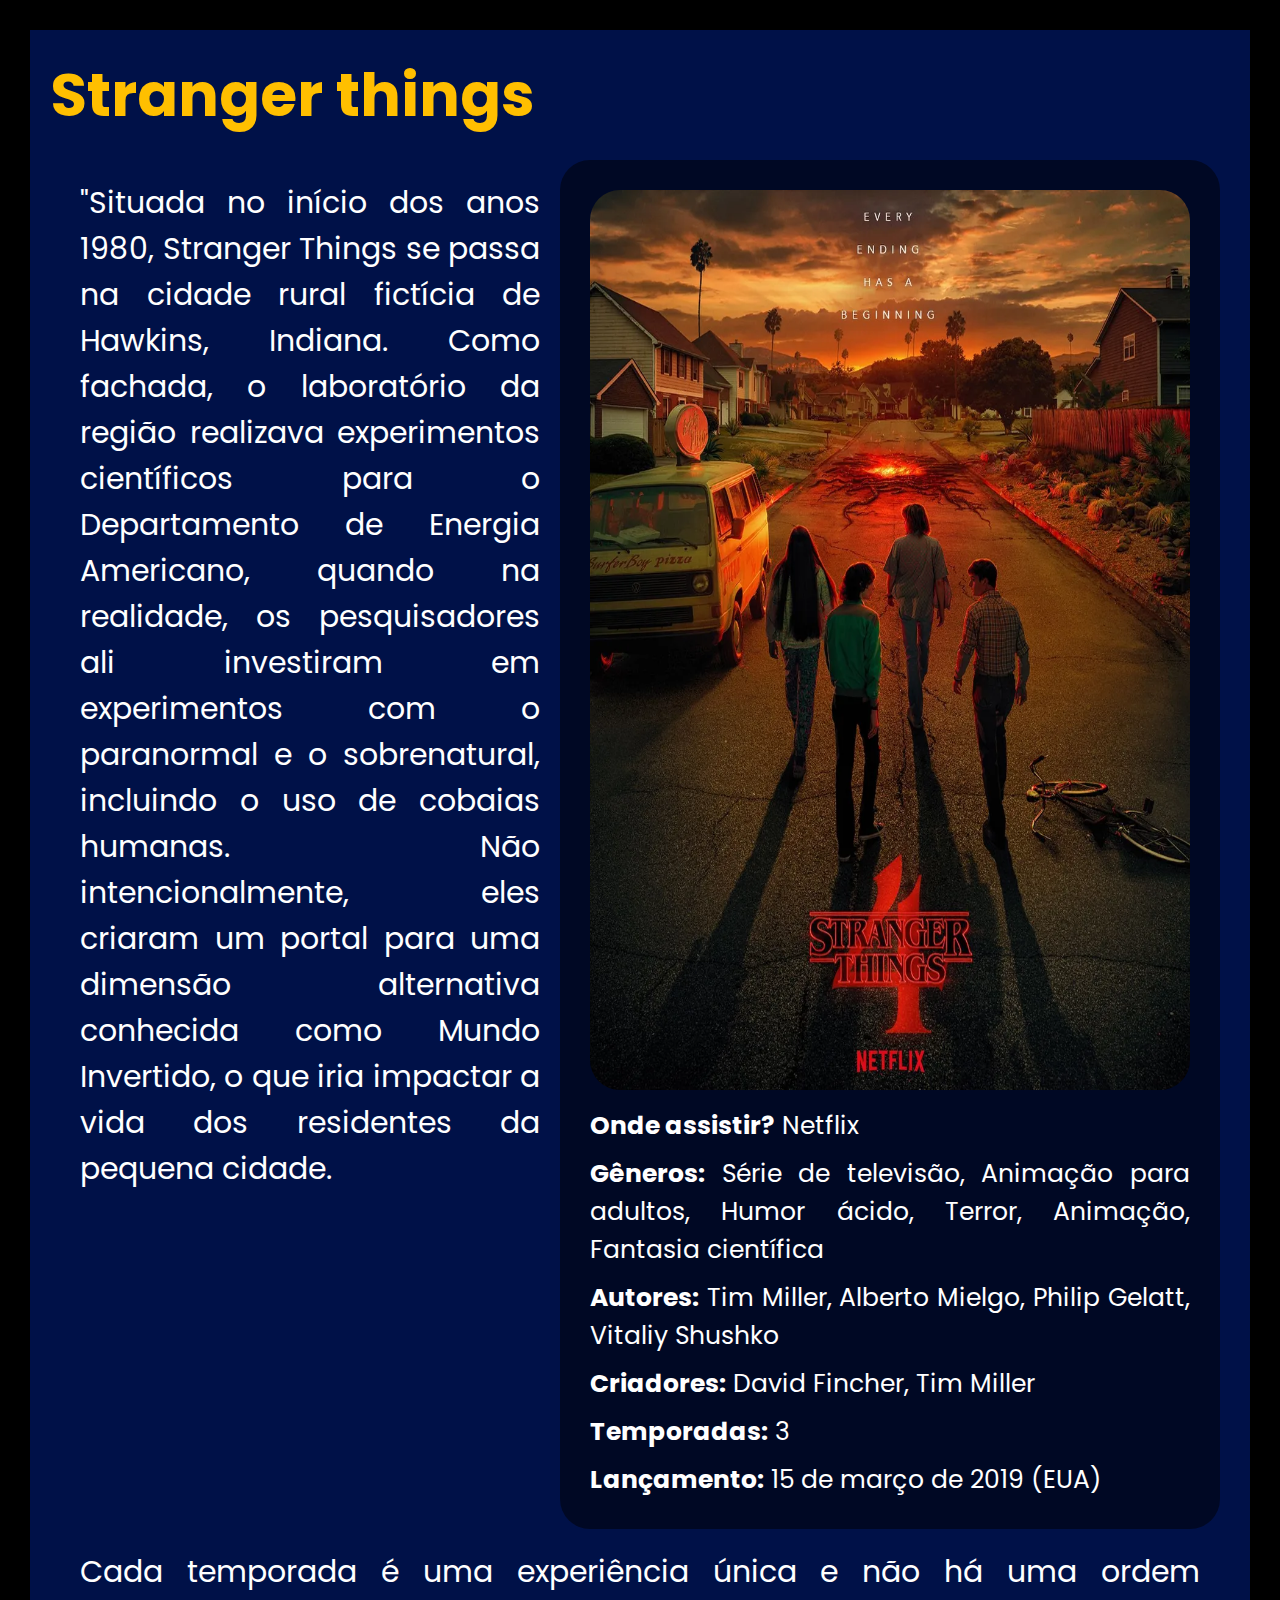
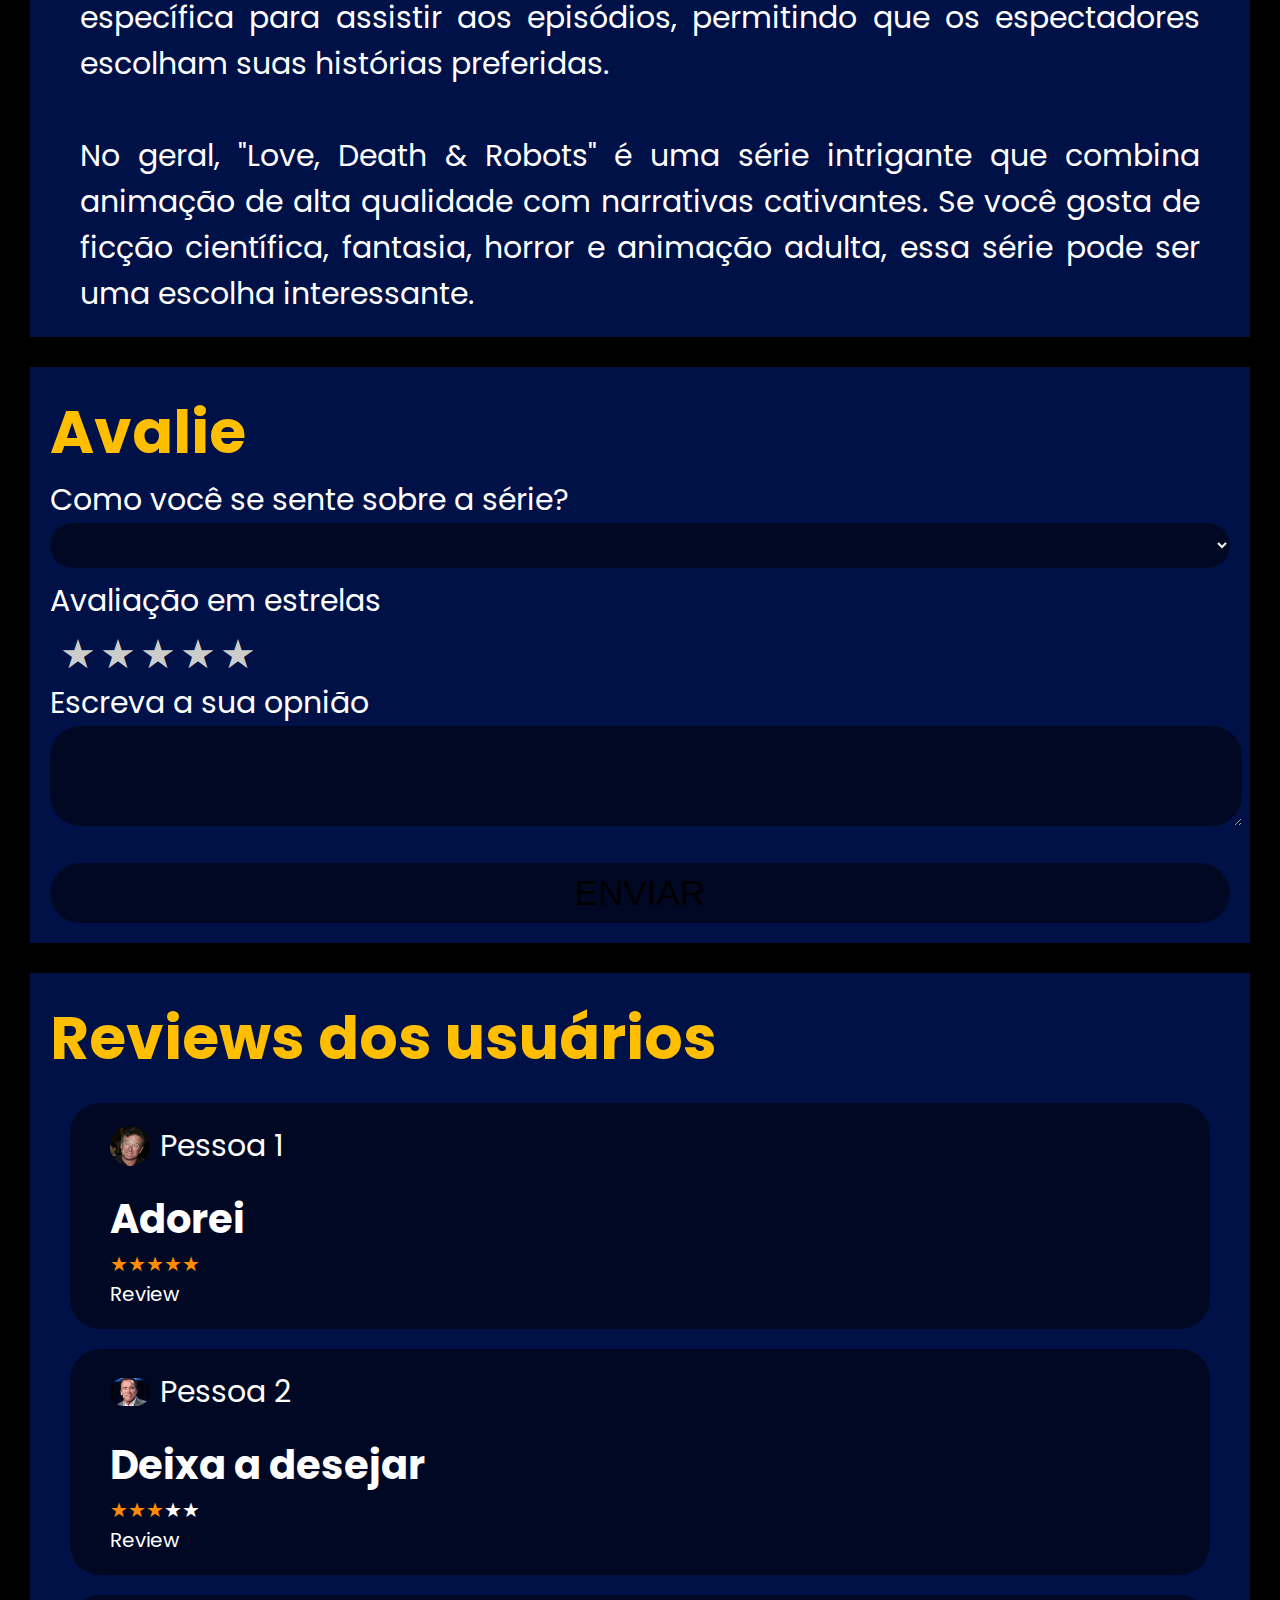
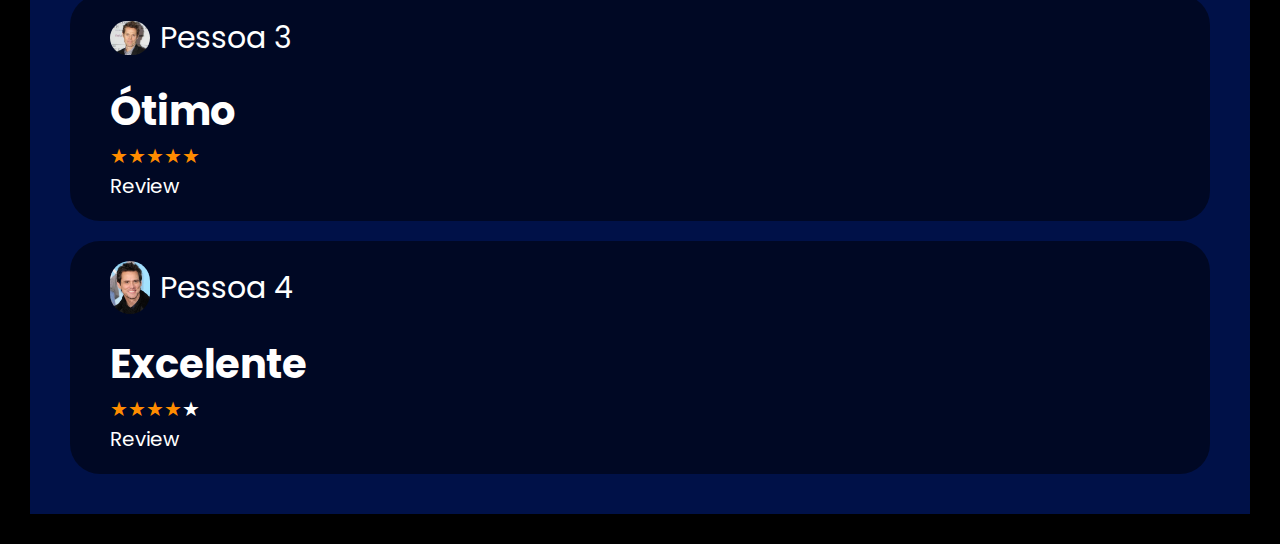
<file: index2.html>
<!DOCTYPE html>
<html lang="en">
<head>
    <meta charset="UTF-8">
    <meta name="viewport" content="width=device-width, initial-scale=1.0">
    <title>Document</title>
    <link rel="stylesheet" href="./CSS/style.css">
    <link rel="stylesheet" href="https://cdnjs.cloudflare.com/ajax/libs/font-awesome/6.2.1/css/all.min.css" />
    <script src="./JS/script.js"></script>
</head>
<body>
    <header class="cabecalho"></header>
    <main>
        <div class="popup-container" id="popup-container">
             <!--Essa janela irá aparecer caso o usuário tente colocar outra avaliação (Apertar o botão enviar mais que 1 vez)-->
             <!--<div class="bg-popup">
                <div id="popup" class="popup">
                    <div class="popup-warn">
                            <div class="text-popup">
                                <h1>Calma ai!</h1>
                                <p>Você já escreveu uma review antes.<br></p>
                                <p>Deseja atualiza-la?</p>
                            </div>
                            <button id="botao" class="buttonY" onclick="yes()">Sim</button>
                            <button id="botao" class="buttonN" onclick="no()">Não</button>
                    </div>
                </div>
            </div>-->
        </div>
        
        <div class="info-container">
            <div class="titulo-serie">
                <h1 style="margin: 20px;">Stranger things</h1>
            </div>
            <div class="info">
                <p style="font-size: 30px; margin: 20px;">"Situada no início dos anos 1980, Stranger Things se passa na cidade rural fictícia de Hawkins, Indiana. Como fachada, 
                    o laboratório da região realizava experimentos científicos para o Departamento de Energia Americano, quando na realidade, os pesquisadores 
                    ali investiram em experimentos com o paranormal e o sobrenatural, incluindo o uso de cobaias humanas. Não intencionalmente, eles criaram um 
                    portal para uma dimensão alternativa conhecida como Mundo Invertido, o que iria impactar a vida dos residentes da pequena cidade.
                <div class="capa-container">
                    <img src="./Assets/strangerthings.png" class="capa-serie">
                    <div class="capa-info">
                        <p class="capa-espec"><strong>Onde assistir?</strong> Netflix</p>
                        <p class="capa-espec"><strong>Gêneros:</strong> Série de televisão, Animação para adultos, Humor ácido, Terror, Animação, Fantasia científica</p>
                        <p class="capa-espec"><strong>Autores:</strong> Tim Miller, Alberto Mielgo, Philip Gelatt, Vitaliy Shushko</p>
                        <p class="capa-espec"><strong>Criadores:</strong> David Fincher, Tim Miller</p>
                        <p class="capa-espec"><strong>Temporadas:</strong> 3</p>
                        <p class="capa-espec"><strong>Lançamento:</strong> 15 de março de 2019 (EUA)</p>
                        
                    </div>
                </div>
            </div>
            <div class="info">
                <p style="font-size: 30px; margin: 20px;">
                Cada temporada é uma experiência única e não há uma ordem específica para assistir aos episódios, permitindo que os espectadores escolham suas histórias preferidas.<br>
                    
                <br>No geral, "Love, Death & Robots" é uma série intrigante que combina animação de alta qualidade com narrativas cativantes. Se você gosta de ficção científica, fantasia, horror e animação adulta, essa série pode ser uma escolha interessante.</p>
            </div>
        </div>

        <div class="container-review-user">
            <h1>Avalie</h1>
            <div style="margin-bottom: 10px;">
                <label>Como você se sente sobre a série?</label>
                <select type="text" id="rating-title" style="width: 100%; height: 45px;">
                    <option></option>
                    <option>Obra-Prima</option>
                    <option>Excelente</option>
                    <option>Minha série favorita</option>
                    <option>Adorei</option>
                    <option>Muito bom</option>
                    <option>Bom</option>
                    <option>Regular</option>
                    <option>Deixa a desejar</option>
                    <option>Ruim</option>
                    <option>Muito Ruim</option>
                    <option>Horrível</option>
                    <option>Odiei</option>
                    <option>Pior série que ja assisti</option>
                </select>    
            </div>

            <div style="margin-bottom: 10px;">
                <label for="">Avaliação em estrelas</label>
                <label>‎ </label>
                <div>
                    <div class="rate">
                        <input type="radio" id="star5" name="rate" value="5" />
                        <label for="star5" title="5">5 stars</label>
                        <input type="radio" id="star4" name="rate" value="4" />
                        <label for="star4" title="4">4 stars</label>
                        <input type="radio" id="star3" name="rate" value="3" />
                        <label for="star3" title="3">3 stars</label>
                        <input type="radio" id="star2" name="rate" value="2" />
                        <label for="star2" title="2">2 stars</label>
                        <input type="radio" id="star1" name="rate" value="1" />
                        <label for="star1" title="1">1 star</label>
                    </div>
                </div>
            </div>
            
            <div style="margin-bottom: 10px;">
                <label>‎</label>
                <div>
                    <label>Escreva a sua opnião</label>
                    <textarea type="text" id="user-rating" style="width: 98.5%; height: 90px;" rows="4" cols="50"></textarea>
                </div>
            </div>
            <button id="botao" class="button" onclick="enviar()">ENVIAR</button>
        </div>

        <div class="container-reviews">
            <h1>Reviews dos usuários</h1>

            <div id="user-review"></div>

            <div class="review">
                <div class="foto-nome">
                    <img src="./Assets/perfil1.jpg" class="foto-perfil" width="40px">
                    <p class="nome-usu">Pessoa 1</p>
                </div>

                <strong class="titulo-review"> Adorei</strong>
                <div class="avaliacao">
                    <p class="estrelas">★★★★★</p>
                </div>

                <div class="opniao">
                    <p>Review</p>
                </div>
            </div>

            <div class="review">
                <div class="foto-nome">
                    <img src="./Assets/perfil2.jfif" class="foto-perfil" width="40px">
                    <p class="nome-usu">Pessoa 2</p>
                </div>

                <strong class="titulo-review"> Deixa a desejar</strong>
                <div class="avaliacao">
                    <p class="estrelas">★★★</p>
                    <p>★★</p>
                </div>

                <div class="opniao">
                    <p>Review</p>
                </div>
            </div>

            <div class="review">
                <div class="foto-nome">
                    <img src="./Assets/perfil3.jfif" class="foto-perfil" width="40px">
                    <p class="nome-usu">Pessoa 3</p>
                </div>
    
                <strong class="titulo-review"> Ótimo</strong>
                <div class="avaliacao">
                    <p class="estrelas">★★★★★</p>
                </div>
    
                <div class="opniao">
                    <p>Review</p>
                </div>
            </div>

            <div class="review">
                <div class="foto-nome">
                    <img src="./Assets/perfil4.jpg" class="foto-perfil" width="40px">
                    <p class="nome-usu">Pessoa 4</p>
                </div>
    
                <strong class="titulo-review"> Excelente</strong>
                <div class="avaliacao">
                    <p class="estrelas">★★★★</p>
                    <p>★</p>
                </div>
    
                <div class="opniao">
                    <p>Review</p>
                </div>
            </div>
        </div>

    </main>
</body>
</html>
</file>
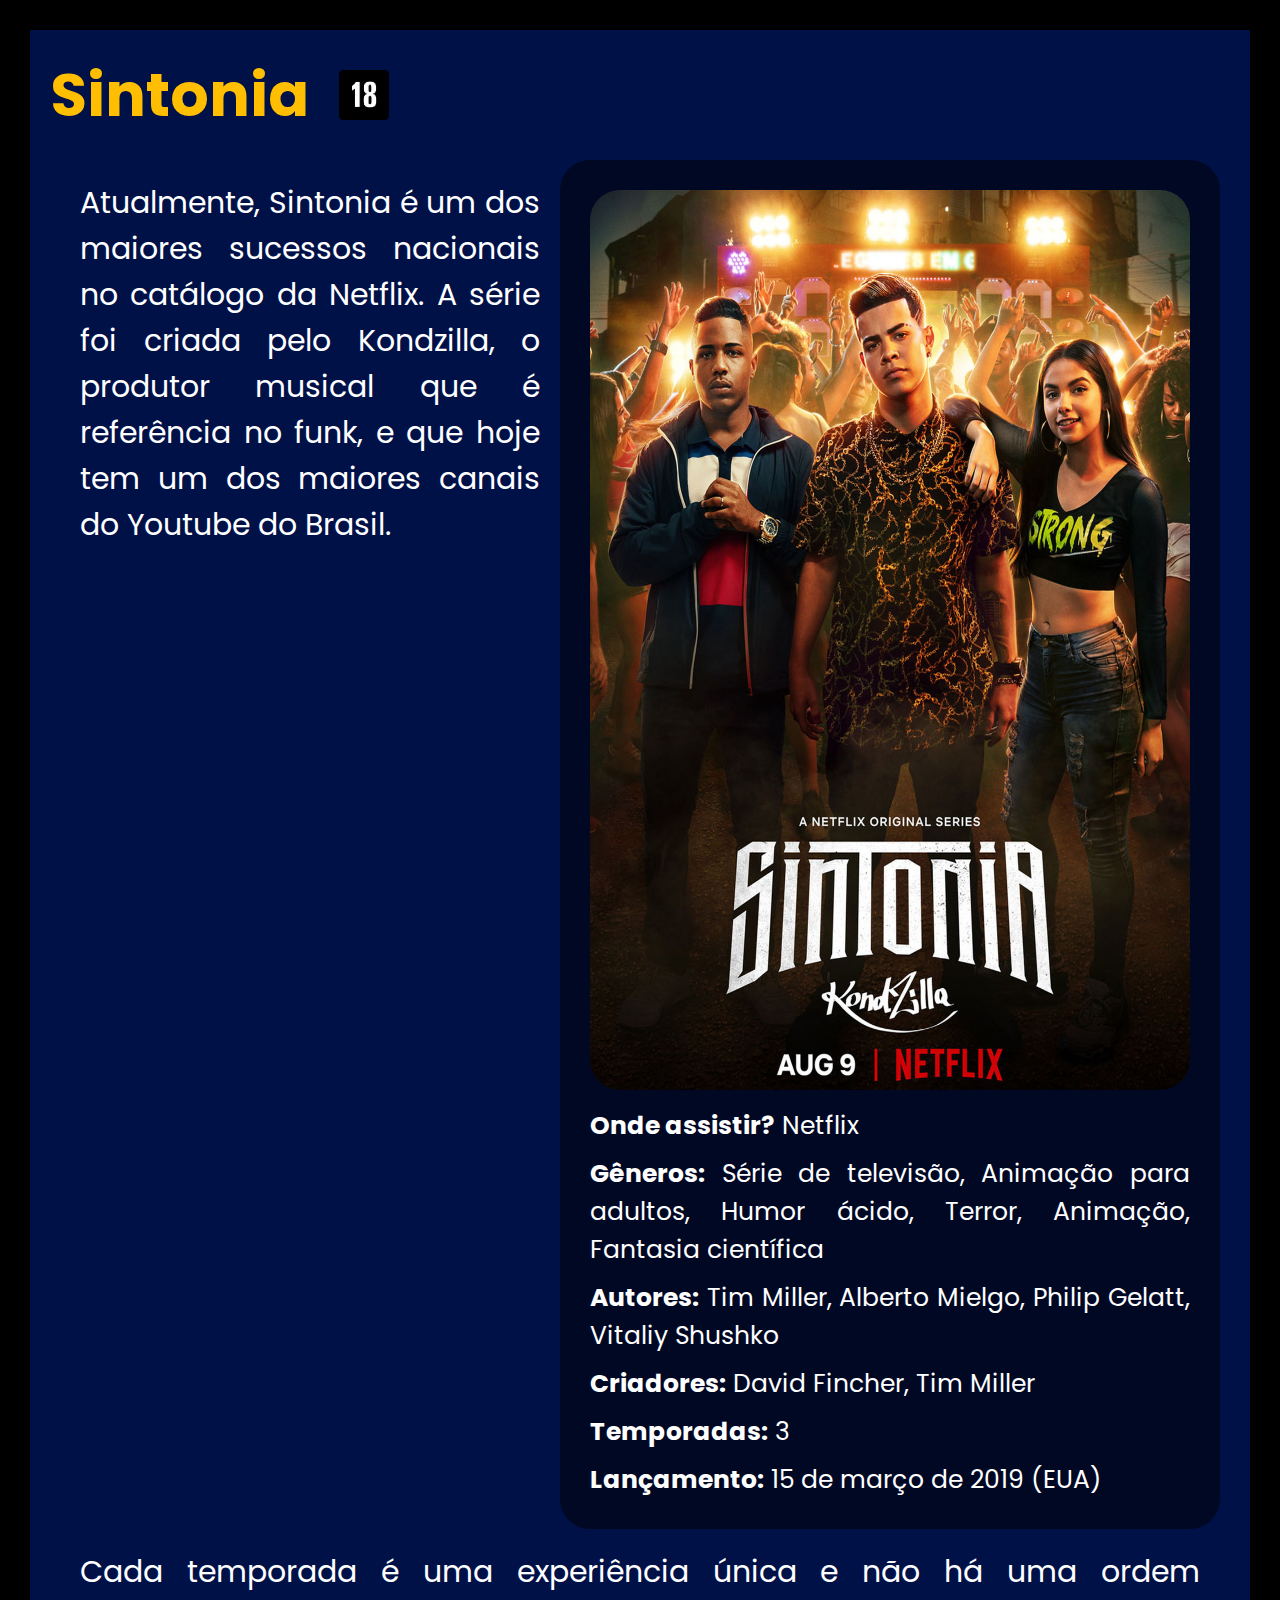
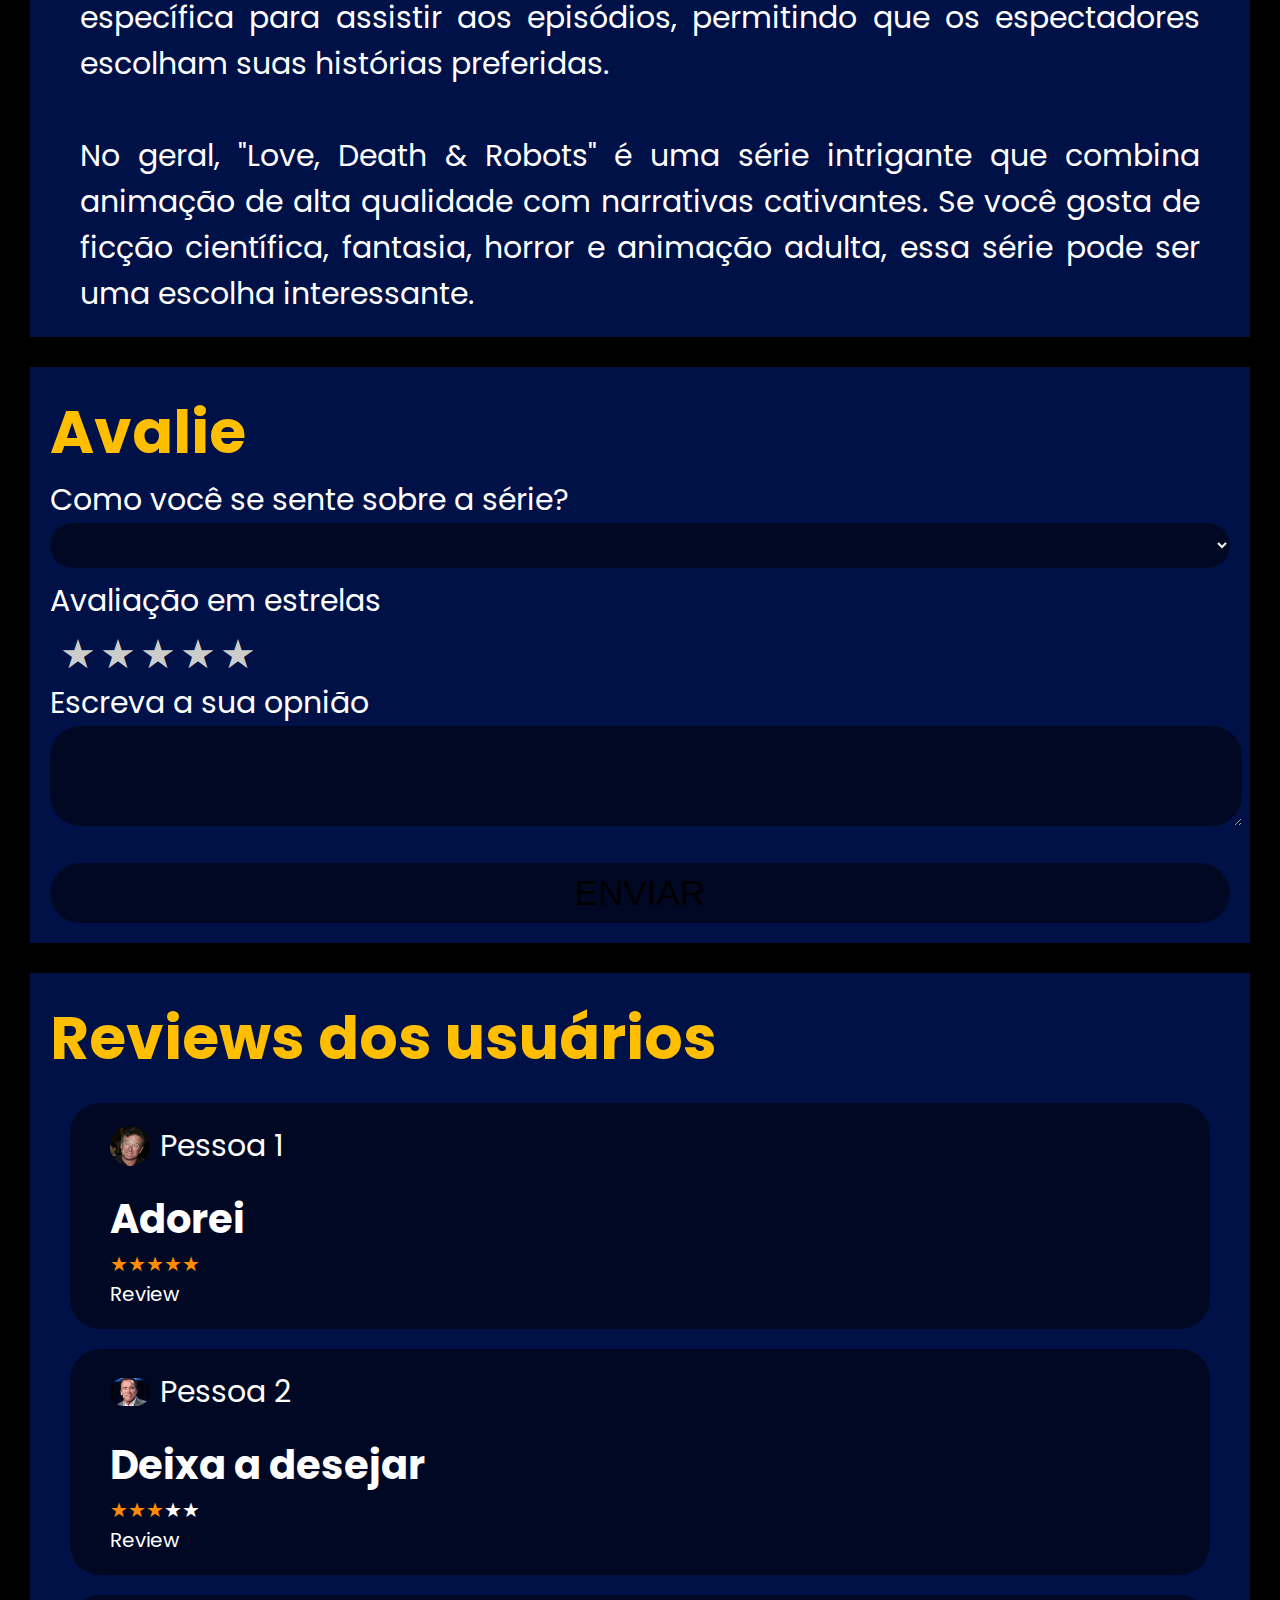
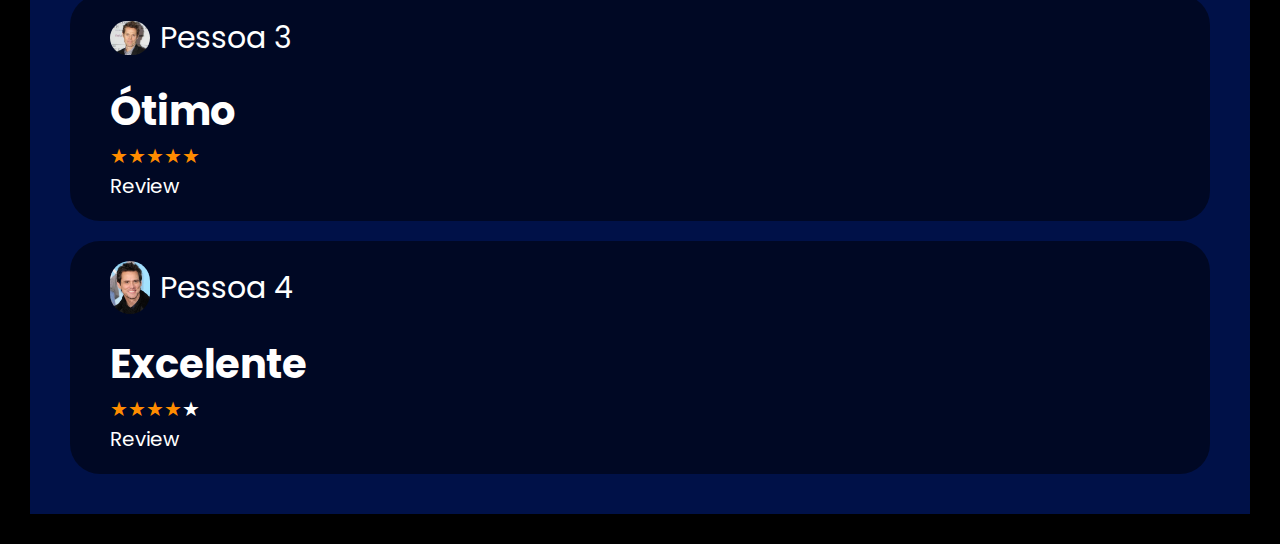
<file: index3.html>
<!DOCTYPE html>
<html lang="en">
<head>
    <meta charset="UTF-8">
    <meta name="viewport" content="width=device-width, initial-scale=1.0">
    <title>Document</title>
    <link rel="stylesheet" href="./CSS/style.css">
    <link rel="stylesheet" href="https://cdnjs.cloudflare.com/ajax/libs/font-awesome/6.2.1/css/all.min.css" />
    <script src="./JS/script.js"></script>
</head>
<body>
    <header class="cabecalho"></header>
    <main>
        <div class="popup-container" id="popup-container">
             <!--Essa janela irá aparecer caso o usuário tente colocar outra avaliação (Apertar o botão enviar mais que 1 vez)-->
             <!--<div class="bg-popup">
                <div id="popup" class="popup">
                    <div class="popup-warn">
                            <div class="text-popup">
                                <h1>Calma ai!</h1>
                                <p>Você já escreveu uma review antes.<br></p>
                                <p>Deseja atualiza-la?</p>
                            </div>
                            <button id="botao" class="buttonY" onclick="yes()">Sim</button>
                            <button id="botao" class="buttonN" onclick="no()">Não</button>
                    </div>
                </div>
            </div>-->
        </div>
        
        <div class="info-container">
            <div class="titulo-serie">
                <h1 style="margin: 20px;">Sintonia</h1>
                <img src="./Assets/classificacao_18.png" style="height: 50px; width: 50px;">
            </div>
            <div class="info">
                <p style="font-size: 30px; margin: 20px;"> Atualmente, Sintonia é um dos maiores sucessos nacionais no catálogo da Netflix. A série foi criada pelo Kondzilla, 
                    o produtor musical que é referência no funk, e que hoje tem um dos maiores canais do Youtube do Brasil.
                    
                <div class="capa-container">
                    <img src="./Assets/sintonia.png" class="capa-serie">
                    <div class="capa-info">
                        <p class="capa-espec"><strong>Onde assistir?</strong> Netflix</p>
                        <p class="capa-espec"><strong>Gêneros:</strong> Série de televisão, Animação para adultos, Humor ácido, Terror, Animação, Fantasia científica</p>
                        <p class="capa-espec"><strong>Autores:</strong> Tim Miller, Alberto Mielgo, Philip Gelatt, Vitaliy Shushko</p>
                        <p class="capa-espec"><strong>Criadores:</strong> David Fincher, Tim Miller</p>
                        <p class="capa-espec"><strong>Temporadas:</strong> 3</p>
                        <p class="capa-espec"><strong>Lançamento:</strong> 15 de março de 2019 (EUA)</p>
                        
                    </div>
                </div>
            </div>
            <div class="info">
                <p style="font-size: 30px; margin: 20px;">
                Cada temporada é uma experiência única e não há uma ordem específica para assistir aos episódios, permitindo que os espectadores escolham suas histórias preferidas.<br>
                    
                <br>No geral, "Love, Death & Robots" é uma série intrigante que combina animação de alta qualidade com narrativas cativantes. Se você gosta de ficção científica, fantasia, horror e animação adulta, essa série pode ser uma escolha interessante.</p>
            </div>
        </div>

        <div class="container-review-user">
            <h1>Avalie</h1>
            <div style="margin-bottom: 10px;">
                <label>Como você se sente sobre a série?</label>
                <select type="text" id="rating-title" style="width: 100%; height: 45px;">
                    <option></option>
                    <option>Obra-Prima</option>
                    <option>Excelente</option>
                    <option>Minha série favorita</option>
                    <option>Adorei</option>
                    <option>Muito bom</option>
                    <option>Bom</option>
                    <option>Regular</option>
                    <option>Deixa a desejar</option>
                    <option>Ruim</option>
                    <option>Muito Ruim</option>
                    <option>Horrível</option>
                    <option>Odiei</option>
                    <option>Pior série que ja assisti</option>
                </select>    
            </div>

            <div style="margin-bottom: 10px;">
                <label for="">Avaliação em estrelas</label>
                <label>‎ </label>
                <div>
                    <div class="rate">
                        <input type="radio" id="star5" name="rate" value="5" />
                        <label for="star5" title="5">5 stars</label>
                        <input type="radio" id="star4" name="rate" value="4" />
                        <label for="star4" title="4">4 stars</label>
                        <input type="radio" id="star3" name="rate" value="3" />
                        <label for="star3" title="3">3 stars</label>
                        <input type="radio" id="star2" name="rate" value="2" />
                        <label for="star2" title="2">2 stars</label>
                        <input type="radio" id="star1" name="rate" value="1" />
                        <label for="star1" title="1">1 star</label>
                    </div>
                </div>
            </div>
            
            <div style="margin-bottom: 10px;">
                <label>‎</label>
                <div>
                    <label>Escreva a sua opnião</label>
                    <textarea type="text" id="user-rating" style="width: 98.5%; height: 90px;" rows="4" cols="50"></textarea>
                </div>
            </div>
            <button id="botao" class="button" onclick="enviar()">ENVIAR</button>
        </div>

        <div class="container-reviews">
            <h1>Reviews dos usuários</h1>

            <div id="user-review"></div>

            <div class="review">
                <div class="foto-nome">
                    <img src="./Assets/perfil1.jpg" class="foto-perfil" width="40px">
                    <p class="nome-usu">Pessoa 1</p>
                </div>

                <strong class="titulo-review"> Adorei</strong>
                <div class="avaliacao">
                    <p class="estrelas">★★★★★</p>
                </div>

                <div class="opniao">
                    <p>Review</p>
                </div>
            </div>

            <div class="review">
                <div class="foto-nome">
                    <img src="./Assets/perfil2.jfif" class="foto-perfil" width="40px">
                    <p class="nome-usu">Pessoa 2</p>
                </div>

                <strong class="titulo-review"> Deixa a desejar</strong>
                <div class="avaliacao">
                    <p class="estrelas">★★★</p>
                    <p>★★</p>
                </div>

                <div class="opniao">
                    <p>Review</p>
                </div>
            </div>

            <div class="review">
                <div class="foto-nome">
                    <img src="./Assets/perfil3.jfif" class="foto-perfil" width="40px">
                    <p class="nome-usu">Pessoa 3</p>
                </div>
    
                <strong class="titulo-review"> Ótimo</strong>
                <div class="avaliacao">
                    <p class="estrelas">★★★★★</p>
                </div>
    
                <div class="opniao">
                    <p>Review</p>
                </div>
            </div>

            <div class="review">
                <div class="foto-nome">
                    <img src="./Assets/perfil4.jpg" class="foto-perfil" width="40px">
                    <p class="nome-usu">Pessoa 4</p>
                </div>
    
                <strong class="titulo-review"> Excelente</strong>
                <div class="avaliacao">
                    <p class="estrelas">★★★★</p>
                    <p>★</p>
                </div>
    
                <div class="opniao">
                    <p>Review</p>
                </div>
            </div>
        </div>

    </main>
</body>
</html>
</file>
<file: CSS/style.css>
@import url('https://fonts.googleapis.com/css2?family=Poppins&display=swap');

*{
    padding: 0;
    margin: 0;
}

:root{
    --primary-font: 'Poppins', sans-serif;
    --primary-color:  rgb(0, 17, 72);
    --secondary-color: rgb(255, 191, 0);
    --halfop-black: rgba(0, 0, 0, 0.500)
}

main{
    font-family: var(--primary-font);
    color: white;
}

body{
    background-color: black;
}

p{
    font-size: 20px;
    color: white;
}

h1{
    font-size: 60px;
    color: var(--secondary-color)
}

label{
    font-size: 30px;
    color: white;
}

textarea{
    font-size: 30px;
    padding: 5px 15px;
    border: none;
    border-radius: 30px;
    background-color: var(--halfop-black);
    color: white;
}

select{
    font-size: 30px;
    padding: 5px;
    padding-left: 15px;
    border: none;
    border-radius: 30px;
    color: white;
    background-color: var(--halfop-black);
}

.info{
    display: -webkit-flex;
    margin: 0px 30px;
    align-items: flex-start;
    text-align: justify;
}

.info-container{
    background-color: var(--primary-color);
    margin: 30px;
}

.titulo-serie{
    display: flex;
    gap: 10px;
    align-items: center;
}

.capa-container{
    background-color: var(--halfop-black);
    padding: 30px;
    border-radius: 30px;
}

.capa-serie{
    width: 600px;
    height: 900px;
    border-radius: 30px;
}

.capa-espec{
    margin-top: 10px;
    font-size: 25px;
}

.container-reviews{
    background-color: var(--primary-color);
    margin: 30px;
    padding: 20px;
}

.container-review-user{
    background-color: var(--primary-color);
    margin: 30px;
    padding: 20px;
}

.review{
    background-color: var(--halfop-black);
    margin: 20px;
    border-radius: 30px;
    padding: 20px 40px;
}

.foto-nome{
    display: flex;
    align-items: center;
    margin-bottom: 20px;
}

.foto-perfil{
    border-radius: 60px;
}

.nome-usu{
    font-size: 30px;
    margin-left: 10px;
}

.estrelas{
    color: darkorange;
}

.avaliacao{
    display: flex;
    align-items: center;
}

.titulo-review{
    font-size: 40px;
}

#user-review{
    float: inline-start;
}

.button{
    background-color: var(--halfop-black);
    width: 100%;
    font-size: 35px;
    padding: 10px;
    border-radius: 40px;
    border: 0;
    margin-top: 20px;
    transition: 0.5s;
}

.button:hover{
    background-color: black;
    transition: 0.5s;
    padding: 15px;
    margin-top: 15px;
    font-size: 40px;
    border-radius: 45px;
}

/*Estrelas*/
.rate {
    float: left;
    height: 46px;
    padding: 0 10px;
}
  .rate:not(:checked) > input {
    position:absolute;
    opacity: 0;
}
  .rate:not(:checked) > label {
    float:right;
    width:1em;
    overflow:hidden;
    white-space:nowrap;
    cursor:pointer;
    font-size:40px;
    color:#ccc;
}
  .rate:not(:checked) > label:before {
    content: '★ ';
}
  .rate > input:checked ~ label {
    color: #ffc700;
}
  .rate:not(:checked) > label:hover,
  .rate:not(:checked) > label:hover ~ label {
    color: #deb217;
}
  .rate > input:checked + label:hover,
  .rate > input:checked + label:hover ~ label,
  .rate > input:checked ~ label:hover,
  .rate > input:checked ~ label:hover ~ label,
  .rate > label:hover ~ input:checked ~ label {
    color: #c59b08;
}

.bg-popup{
    background-color: rgba(0, 0, 0, 0.700);
    width: 100%;
    height: 390%;
    position: absolute;
}
  
.popup{
    position: absolute;
    display: flex;
    align-items: center;
    justify-items: center;
    justify-content: center;
    margin-top: 115%;
    margin-left: 38.5%;
}

.popup-warn{
    background-color: rgb(0, 0, 0);
    padding: 40px;
    border-radius: 30px;
}

.text-popup{
    margin-bottom: 10px;
    display: flex;
    flex-direction: column;
    align-items: center;
    justify-content: space-evenly;
    gap: 10px;
}

.buttonY{
    width: 45%;
    background-color: rgb(0, 100, 0);
    font-size: 40px;
    border-radius: 30px;
    border: 0;
    margin-right: 5%;
}

.buttonY:hover{
    background-color: rgb(0, 186, 0);
    transition: 0.5s;
}

.buttonN{
    width: 45%;
    background-color: rgb(122, 0, 0);
    font-size: 40px;
    border-radius: 30px;
    border: 0;
}

.buttonN:hover{
    background-color: rgb(190, 0, 0);
    transition: 0.5s;
}
</file>
